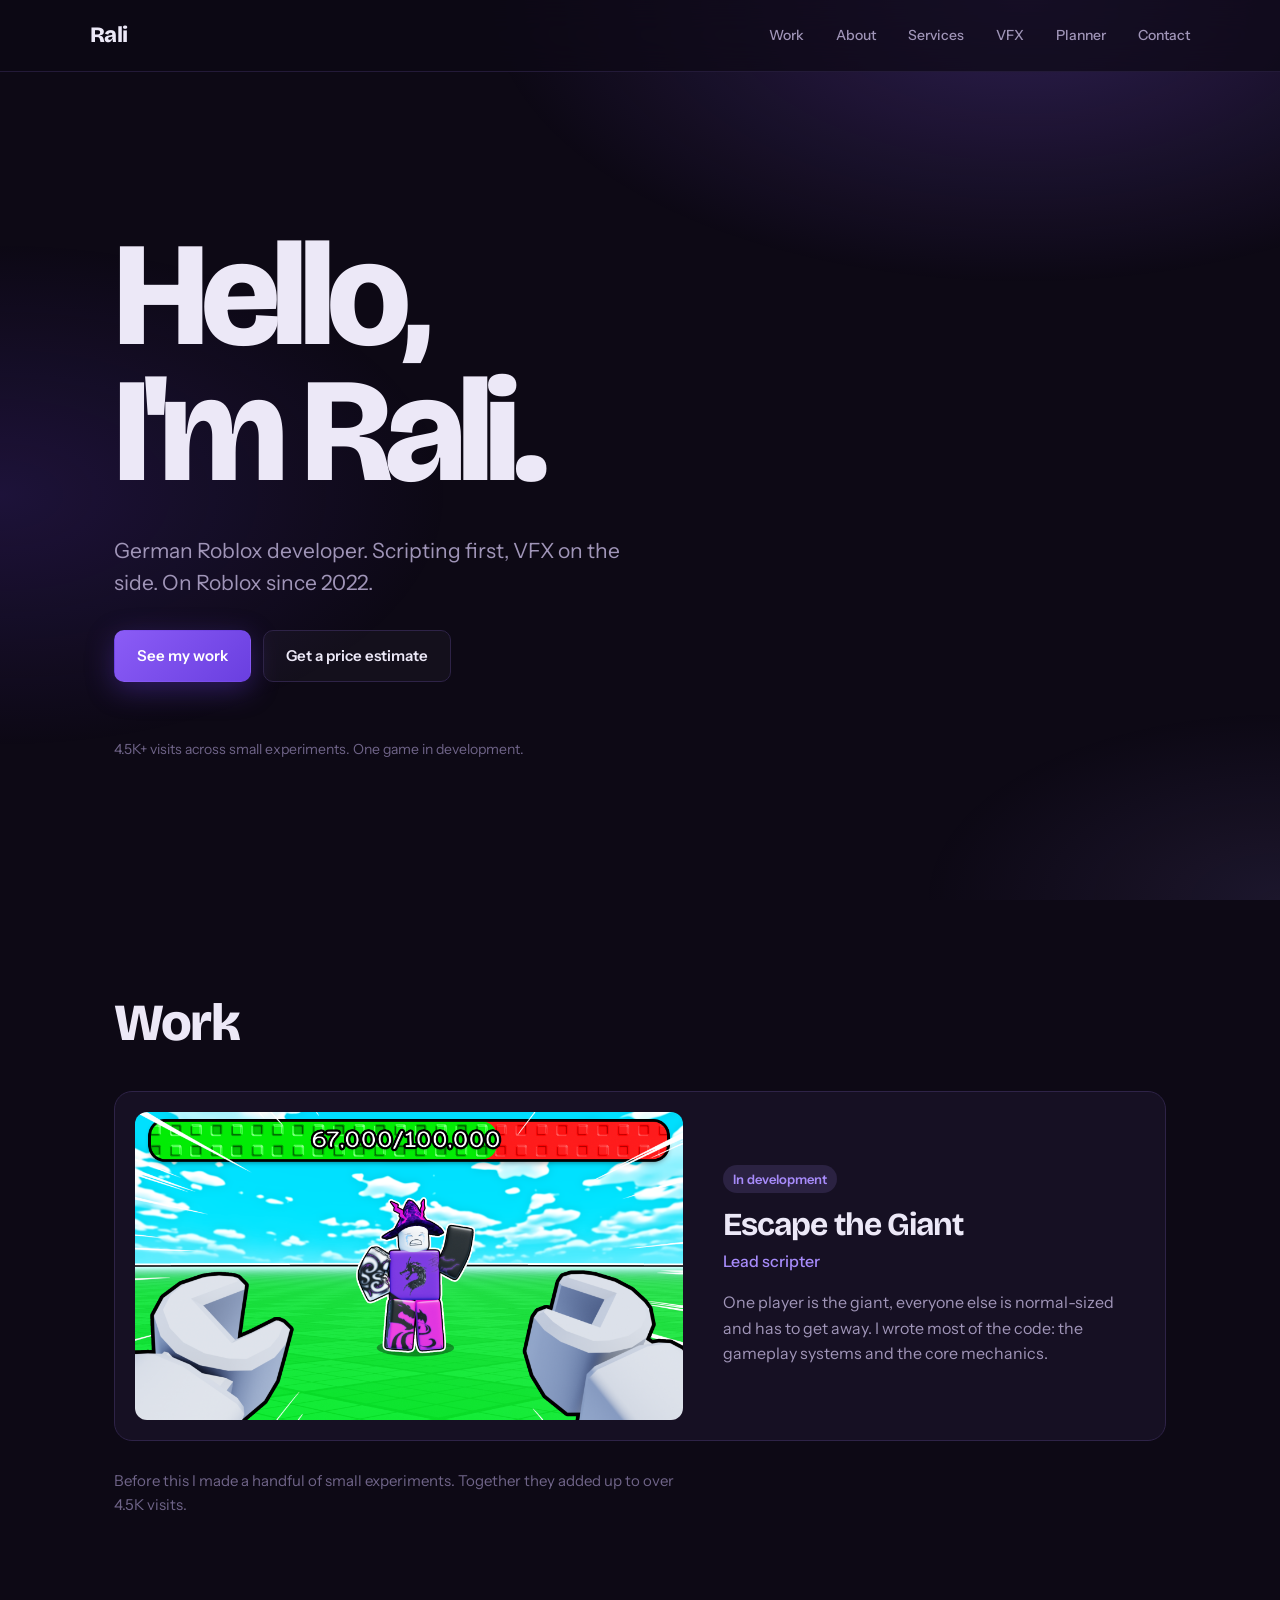
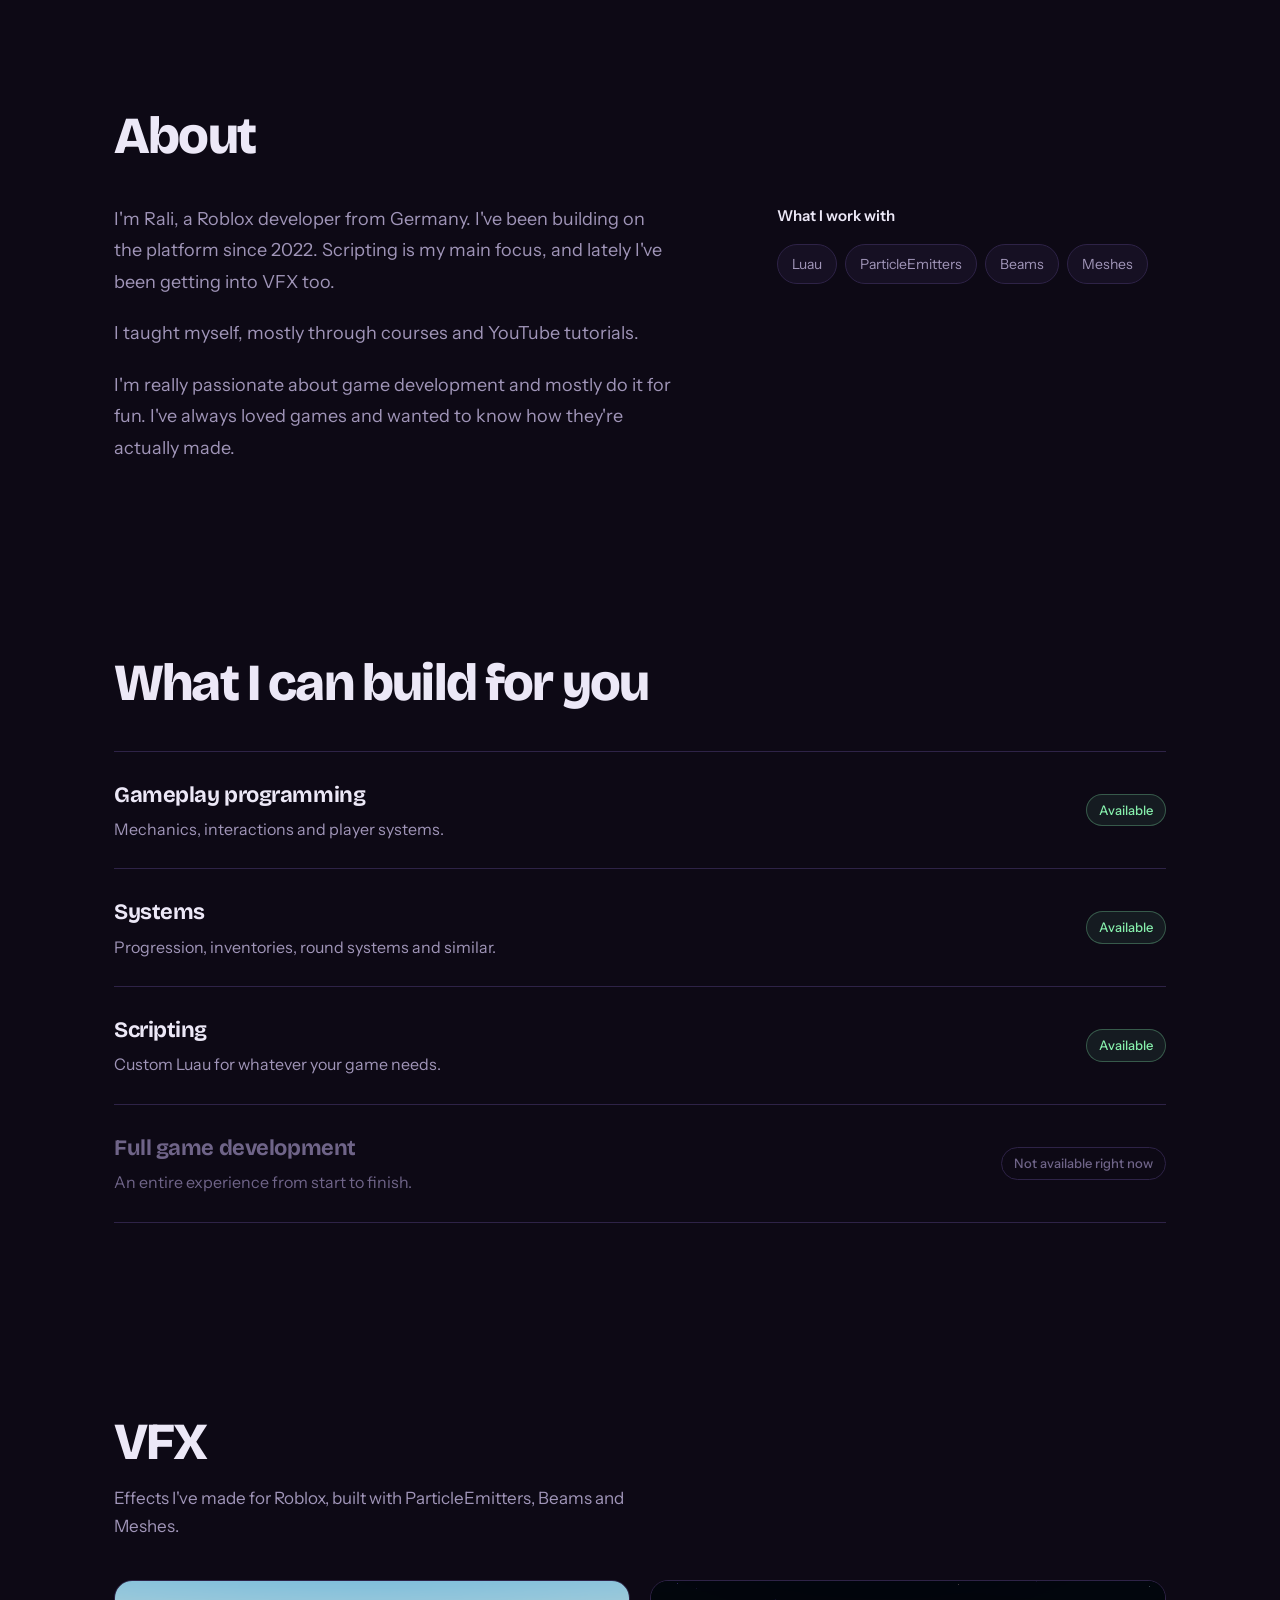
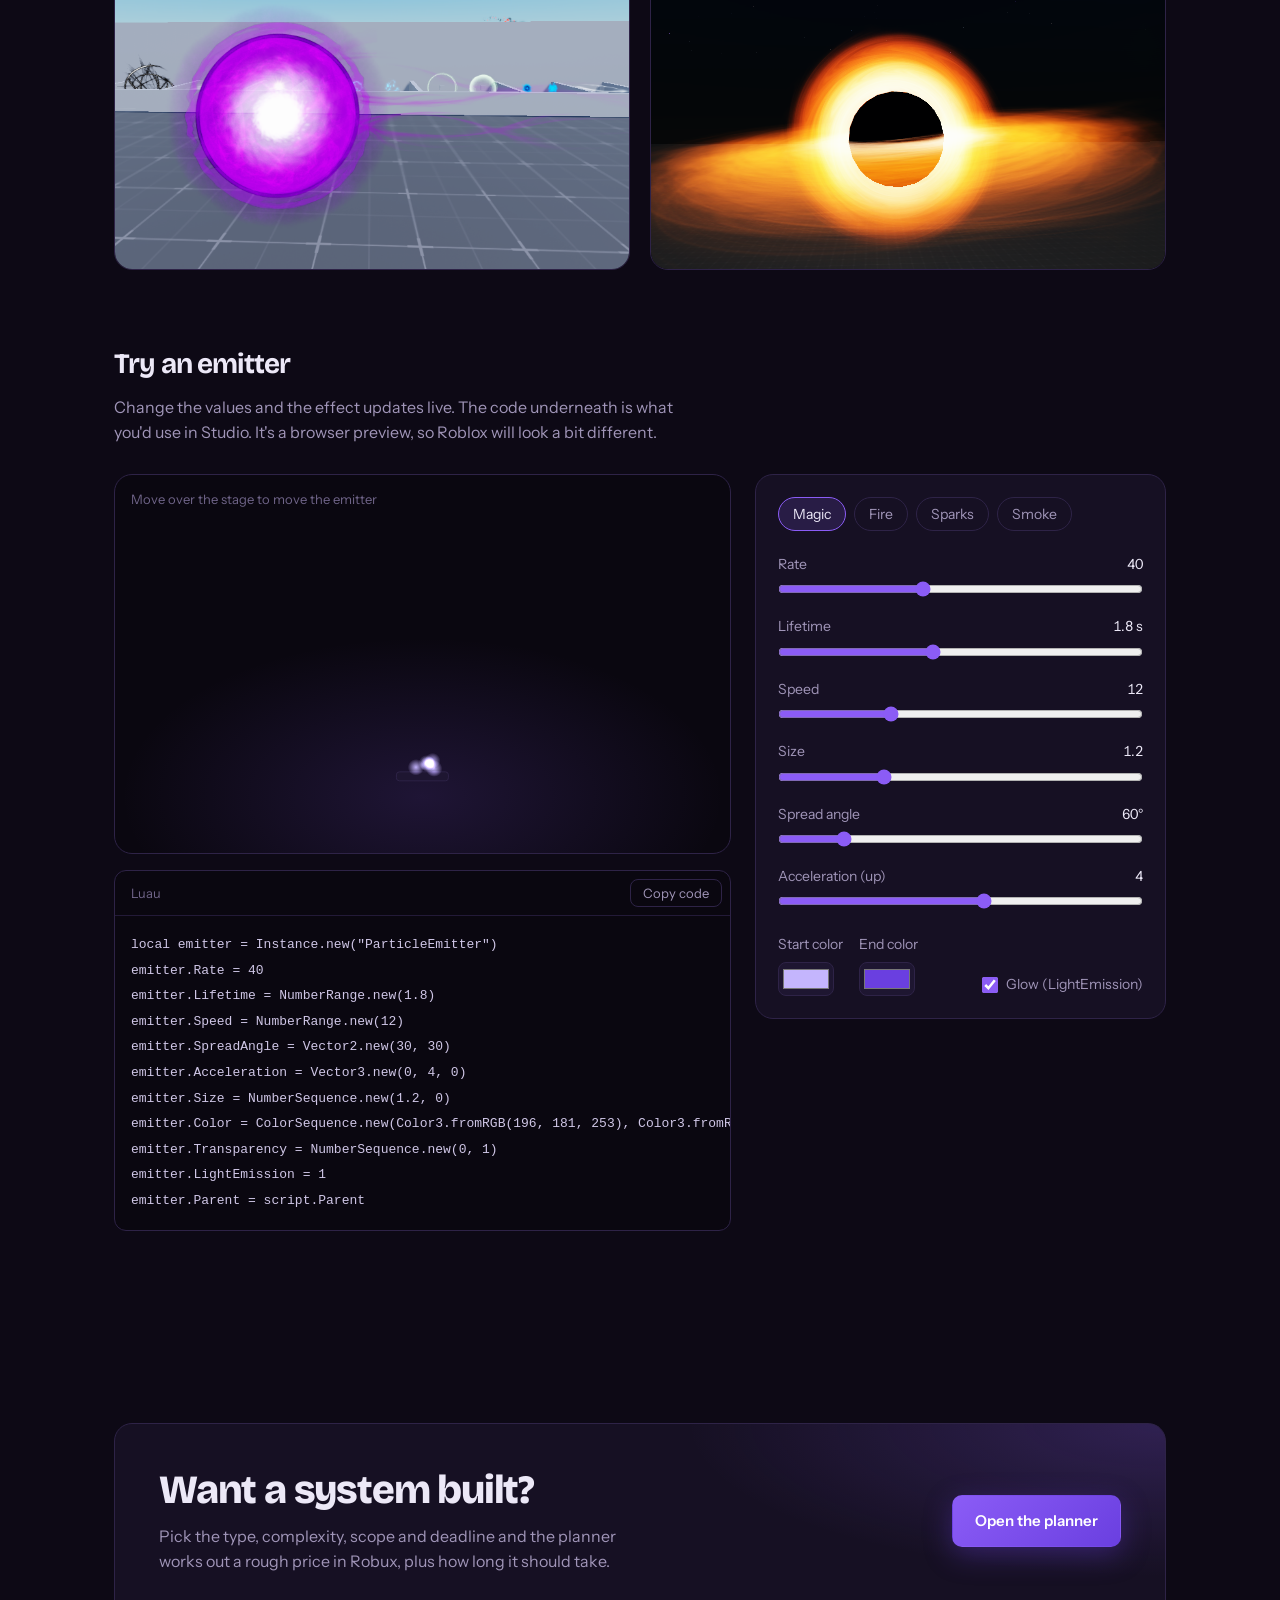
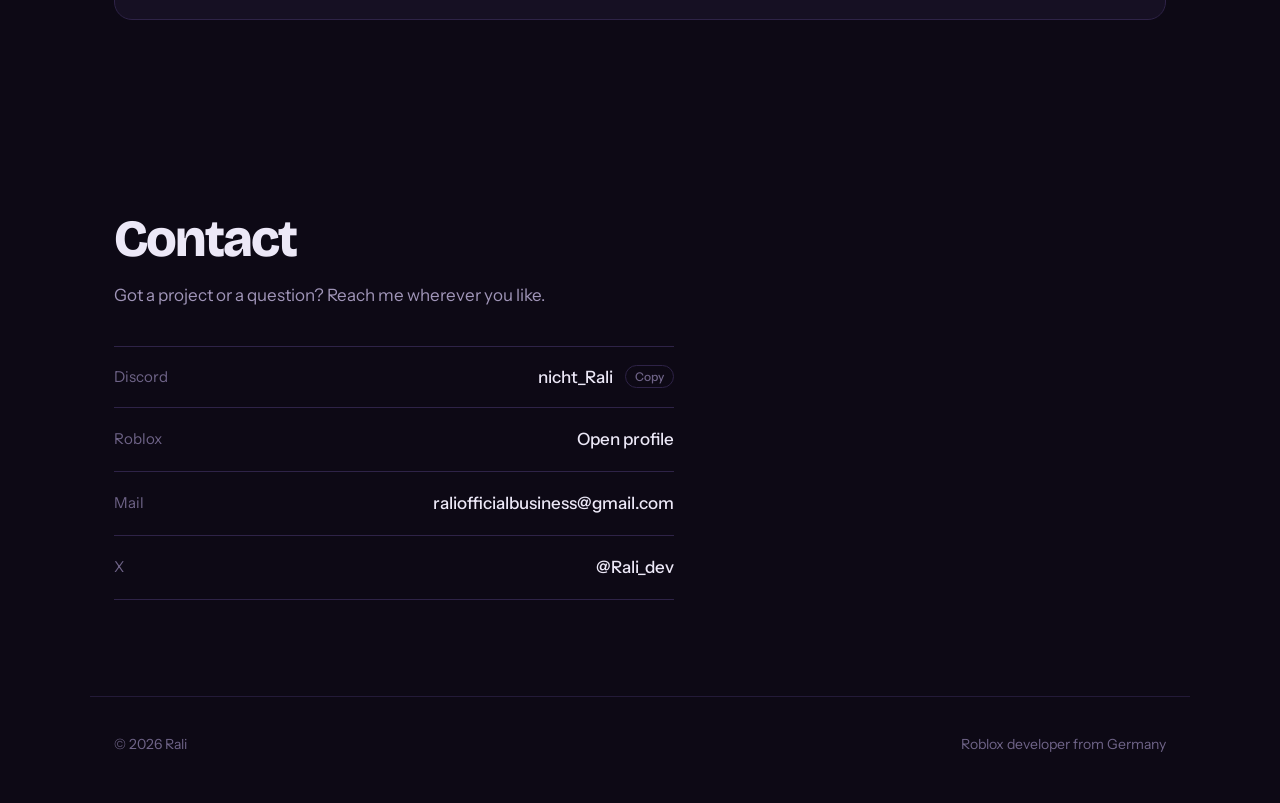
<file: index.html>
<!DOCTYPE html>
<html lang="en">
<head>
    <meta charset="UTF-8">
    <meta name="viewport" content="width=device-width, initial-scale=1.0">
    <title>Rali | Roblox Developer</title>
    <meta name="description" content="Rali, a German Roblox developer. Scripting, gameplay systems and VFX.">

    <link rel="preconnect" href="https://fonts.googleapis.com">
    <link rel="preconnect" href="https://fonts.gstatic.com" crossorigin>
    <link href="https://fonts.googleapis.com/css2?family=Bricolage+Grotesque:opsz,wght@12..96,500;12..96,700;12..96,800&family=Instrument+Sans:wght@400;500;600&display=swap" rel="stylesheet">
    <link rel="stylesheet" href="style.css">
</head>
<body>

    <header class="navbar">
        <a href="index.html" class="logo">Rali</a>

        <nav class="nav-links" aria-label="Main">
            <a href="#work">Work</a>
            <a href="#about">About</a>
            <a href="#services">Services</a>
            <a href="#vfx">VFX</a>
            <a href="planner.html">Planner</a>
            <a href="#contact">Contact</a>
        </nav>

        <button class="menu-button" id="menuButton" aria-expanded="false" aria-controls="mobileMenu" aria-label="Open menu">
            <span></span><span></span>
        </button>
    </header>

    <nav class="mobile-menu" id="mobileMenu" aria-label="Mobile">
        <a href="#work">Work</a>
        <a href="#about">About</a>
        <a href="#services">Services</a>
        <a href="#vfx">VFX</a>
        <a href="planner.html">Planner</a>
        <a href="#contact">Contact</a>
    </nav>

    <main>

        <!-- HERO -->
        <section class="hero" id="home">
            <h1 class="hero-title">
                <span class="hero-line"><span id="greeting">Hello</span>,</span>
                <span class="hero-line">I'm Rali.</span>
            </h1>

            <p class="hero-description">
                German Roblox developer. Scripting first, VFX on the side.
                On Roblox since 2022.
            </p>

            <div class="hero-buttons">
                <a href="#work" class="button primary">See my work</a>
                <a href="planner.html" class="button secondary">Get a price estimate</a>
            </div>

            <p class="hero-facts">
                4.5K+ visits across small experiments. One game in development.
            </p>
        </section>

        <!-- WORK -->
        <section class="section" id="work">
            <h2 class="section-title">Work</h2>

            <article class="project">
                <div class="project-image">
                    <img src="images/project.png" alt="Thumbnail of Escape the Giant" loading="lazy">
                </div>

                <div class="project-info">
                    <p class="project-status">In development</p>
                    <h3>Escape the Giant</h3>
                    <p class="project-role">Lead scripter</p>
                    <p>
                        One player is the giant, everyone else is normal-sized and has to get away.
                        I wrote most of the code: the gameplay systems and the core mechanics.
                    </p>
                </div>
            </article>

            <p class="note">
                Before this I made a handful of small experiments. Together they added up to over 4.5K visits.
            </p>
        </section>

        <!-- ABOUT -->
        <section class="section" id="about">
            <h2 class="section-title">About</h2>

            <div class="about-grid">
                <div class="about-text">
                    <p>
                        I'm Rali, a Roblox developer from Germany. I've been building on the platform
                        since 2022. Scripting is my main focus, and lately I've been getting into VFX too.
                    </p>
                    <p>
                        I taught myself, mostly through courses and YouTube tutorials.
                    </p>
                    <p>
                        I'm really passionate about game development and mostly do it for fun.
                        I've always loved games and wanted to know how they're actually made.
                    </p>
                </div>

                <div class="about-side">
                    <h3>What I work with</h3>
                    <ul class="tags">
                        <li>Luau</li>
                        <li>ParticleEmitters</li>
                        <li>Beams</li>
                        <li>Meshes</li>
                    </ul>
                </div>
            </div>
        </section>

        <!-- SERVICES -->
        <section class="section" id="services">
            <h2 class="section-title">What I can build for you</h2>

            <ul class="service-list">
                <li>
                    <div>
                        <h3>Gameplay programming</h3>
                        <p>Mechanics, interactions and player systems.</p>
                    </div>
                    <span class="badge open">Available</span>
                </li>
                <li>
                    <div>
                        <h3>Systems</h3>
                        <p>Progression, inventories, round systems and similar.</p>
                    </div>
                    <span class="badge open">Available</span>
                </li>
                <li>
                    <div>
                        <h3>Scripting</h3>
                        <p>Custom Luau for whatever your game needs.</p>
                    </div>
                    <span class="badge open">Available</span>
                </li>
                <li class="closed">
                    <div>
                        <h3>Full game development</h3>
                        <p>An entire experience from start to finish.</p>
                    </div>
                    <span class="badge">Not available right now</span>
                </li>
            </ul>
        </section>

        <!-- VFX -->
        <section class="section" id="vfx">
            <h2 class="section-title">VFX</h2>
            <p class="section-text">
                Effects I've made for Roblox, built with ParticleEmitters, Beams and Meshes.
            </p>

            <div class="vfx-grid">
                <figure class="vfx-item">
                    <img src="images/vfx1.png" alt="Roblox VFX 1" loading="lazy">
                </figure>
                <figure class="vfx-item">
                    <img src="images/vfx2.png" alt="Roblox VFX 2" loading="lazy">
                </figure>
            </div>

            <!-- VFX PLAYGROUND -->
            <div class="playground" id="playground">
                <div class="pg-head">
                    <h3>Try an emitter</h3>
                    <p>
                        Change the values and the effect updates live. The code underneath is what you'd
                        use in Studio. It's a browser preview, so Roblox will look a bit different.
                    </p>
                </div>

                <div class="pg-body">
                    <div class="pg-left">
                        <div class="pg-stage">
                            <canvas id="pgCanvas" role="img" aria-label="Live preview of a particle emitter"></canvas>
                            <p class="pg-hint">Move over the stage to move the emitter</p>
                        </div>

                        <div class="pg-code">
                            <div class="pg-code-bar">
                                <span>Luau</span>
                                <button type="button" class="pg-copy" id="pgCopy">Copy code</button>
                            </div>
                            <pre><code id="pgCode"></code></pre>
                        </div>
                    </div>

                    <div class="pg-controls">
                        <div class="pg-presets" role="group" aria-label="Presets">
                            <button type="button" data-preset="magic" aria-pressed="true">Magic</button>
                            <button type="button" data-preset="fire" aria-pressed="false">Fire</button>
                            <button type="button" data-preset="sparks" aria-pressed="false">Sparks</button>
                            <button type="button" data-preset="smoke" aria-pressed="false">Smoke</button>
                        </div>

                        <label class="pg-row">
                            <span>Rate</span><output></output>
                            <input type="range" data-pg="rate" min="1" max="100" step="1">
                        </label>
                        <label class="pg-row">
                            <span>Lifetime</span><output></output>
                            <input type="range" data-pg="lifetime" min="0.2" max="4" step="0.1">
                        </label>
                        <label class="pg-row">
                            <span>Speed</span><output></output>
                            <input type="range" data-pg="speed" min="0" max="40" step="1">
                        </label>
                        <label class="pg-row">
                            <span>Size</span><output></output>
                            <input type="range" data-pg="size" min="0.1" max="4" step="0.1">
                        </label>
                        <label class="pg-row">
                            <span>Spread angle</span><output></output>
                            <input type="range" data-pg="spread" min="0" max="360" step="5">
                        </label>
                        <label class="pg-row">
                            <span>Acceleration (up)</span><output></output>
                            <input type="range" data-pg="accel" min="-30" max="30" step="1">
                        </label>

                        <div class="pg-colors">
                            <label>
                                <span>Start color</span>
                                <input type="color" data-pg="color1">
                            </label>
                            <label>
                                <span>End color</span>
                                <input type="color" data-pg="color2">
                            </label>
                            <label class="pg-check">
                                <input type="checkbox" data-pg="glow">
                                <span>Glow (LightEmission)</span>
                            </label>
                        </div>
                    </div>
                </div>
            </div>
        </section>

        <!-- PLANNER TEASER -->
        <section class="section" id="planner-teaser">
            <div class="teaser">
                <div>
                    <h2>Want a system built?</h2>
                    <p>
                        Pick the type, complexity, scope and deadline and the planner works out a rough
                        price in Robux, plus how long it should take.
                    </p>
                </div>
                <a href="planner.html" class="button primary">Open the planner</a>
            </div>
        </section>

        <!-- CONTACT -->
        <section class="section" id="contact">
            <h2 class="section-title">Contact</h2>
            <p class="section-text">Got a project or a question? Reach me wherever you like.</p>

            <ul class="contact-list">
                <li>
                    <span>Discord</span>
                    <button class="copy-button" data-copy="nicht_Rali">
                        <span class="copy-label">nicht_Rali</span>
                        <span class="copy-hint">Copy</span>
                    </button>
                </li>
                <li>
                    <span>Roblox</span>
                    <a href="https://www.roblox.com/users/3404609836/profile" target="_blank" rel="noopener">Open profile</a>
                </li>
                <li>
                    <span>Mail</span>
                    <a href="mailto:ralioffcialbusiness@gmail.com">raliofficialbusiness@gmail.com</a>
                </li>
                <li>
                    <span>X</span>
                    <a href="https://x.com/Rali_dev" target="_blank" rel="noopener">@Rali_dev</a>
                </li>
            </ul>
        </section>

    </main>

    <footer>
        <span>© 2026 Rali</span>
        <span>Roblox developer from Germany</span>
    </footer>

    <script src="script.js"></script>
</body>
</html>
</file>
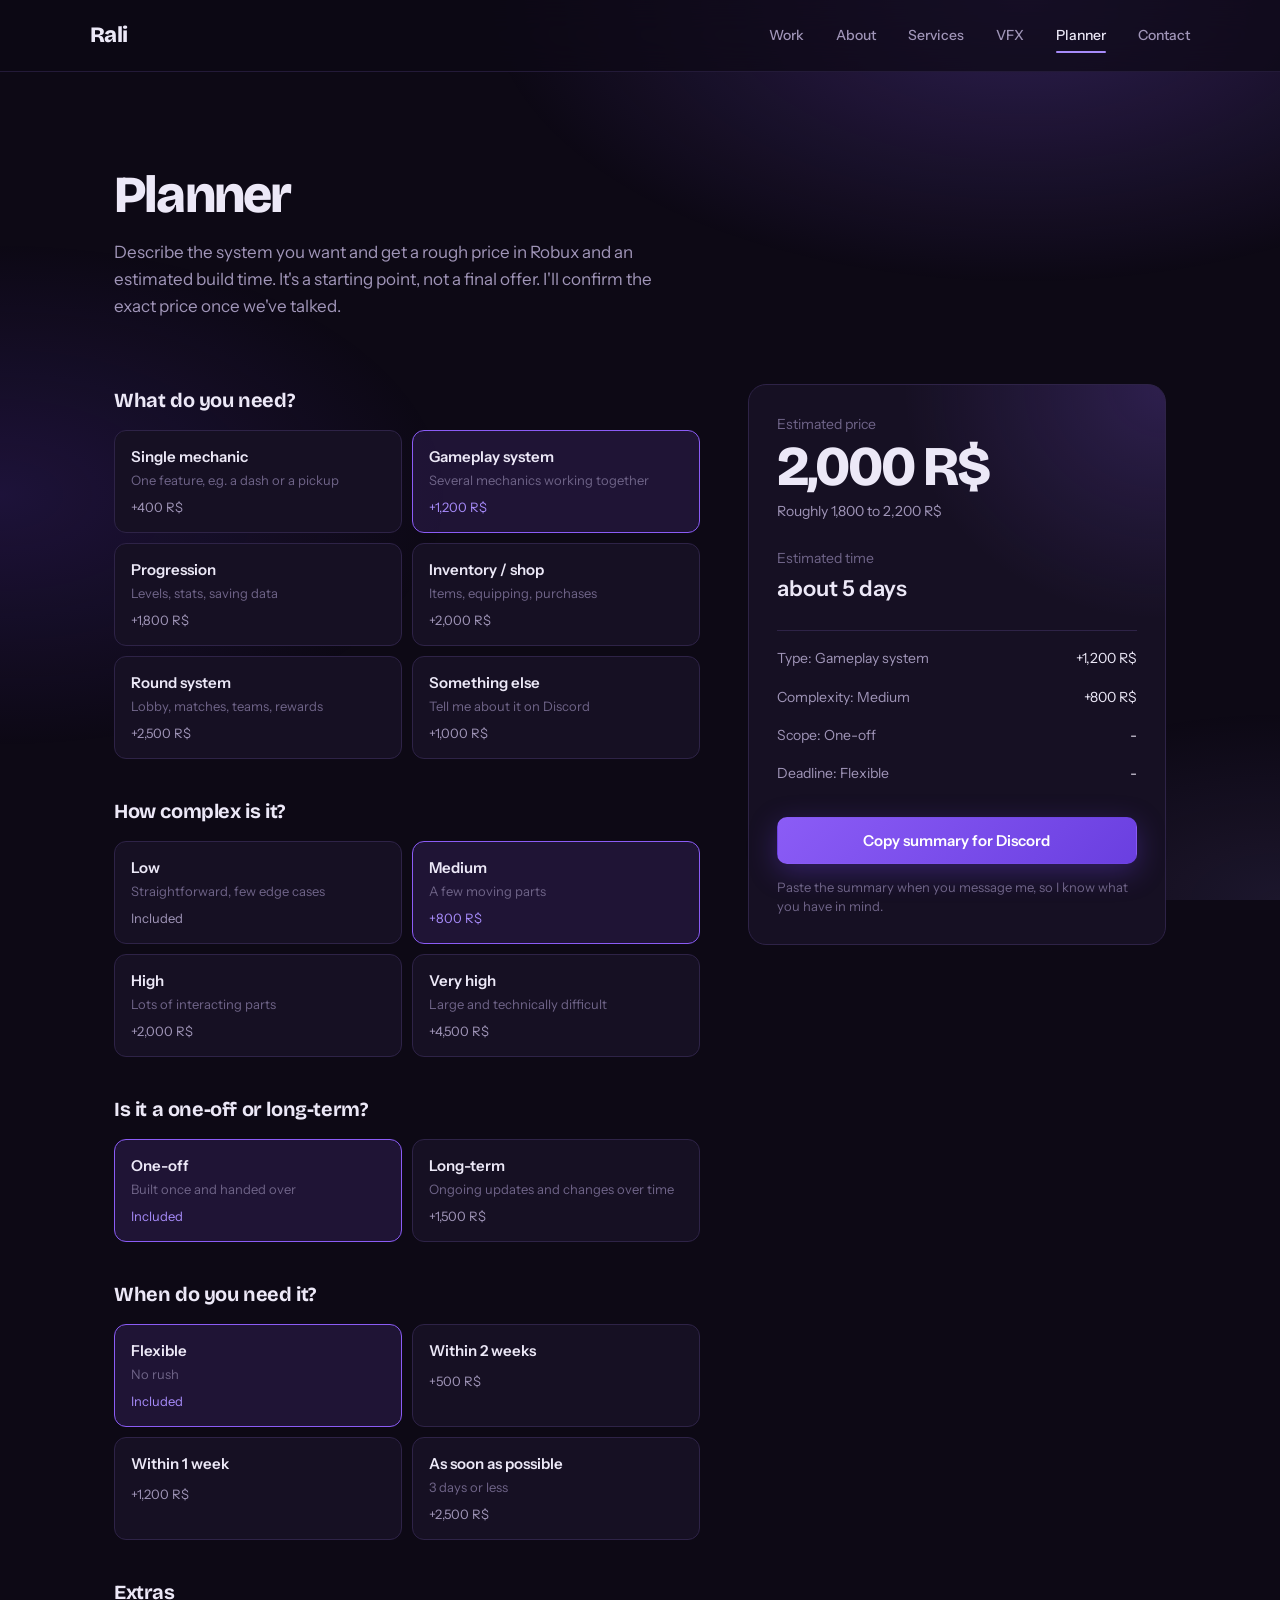
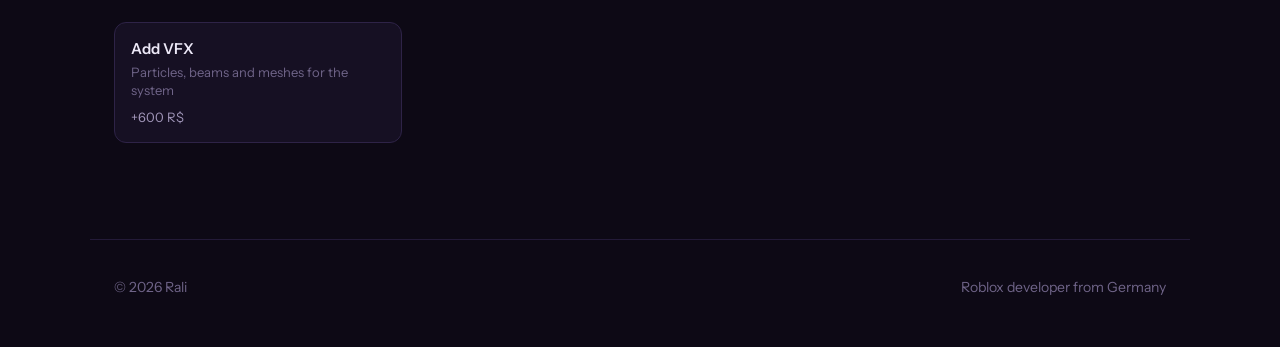
<file: planner.html>
<!DOCTYPE html>
<html lang="en">
<head>
    <meta charset="UTF-8">
    <meta name="viewport" content="width=device-width, initial-scale=1.0">
    <title>Planner | Rali</title>
    <meta name="description" content="Get a rough price estimate in Robux for a Roblox system.">

    <link rel="preconnect" href="https://fonts.googleapis.com">
    <link rel="preconnect" href="https://fonts.gstatic.com" crossorigin>
    <link href="https://fonts.googleapis.com/css2?family=Bricolage+Grotesque:opsz,wght@12..96,500;12..96,700;12..96,800&family=Instrument+Sans:wght@400;500;600&display=swap" rel="stylesheet">
    <link rel="stylesheet" href="style.css">
</head>
<body class="page-planner">

    <header class="navbar">
        <a href="index.html" class="logo">Rali</a>

        <nav class="nav-links" aria-label="Main">
            <a href="index.html#work">Work</a>
            <a href="index.html#about">About</a>
            <a href="index.html#services">Services</a>
            <a href="index.html#vfx">VFX</a>
            <a href="planner.html" class="active" aria-current="page">Planner</a>
            <a href="index.html#contact">Contact</a>
        </nav>

        <button class="menu-button" id="menuButton" aria-expanded="false" aria-controls="mobileMenu" aria-label="Open menu">
            <span></span><span></span>
        </button>
    </header>

    <nav class="mobile-menu" id="mobileMenu" aria-label="Mobile">
        <a href="index.html#work">Work</a>
        <a href="index.html#about">About</a>
        <a href="index.html#services">Services</a>
        <a href="index.html#vfx">VFX</a>
        <a href="planner.html">Planner</a>
        <a href="index.html#contact">Contact</a>
    </nav>

    <main>
        <section class="section planner-intro">
            <h1 class="page-title">Planner</h1>
            <p class="section-text">
                Describe the system you want and get a rough price in Robux and an estimated build time.
                It's a starting point, not a final offer. I'll confirm the exact price once we've talked.
            </p>
        </section>

        <section class="planner">

            <form class="planner-form" id="plannerForm" novalidate>

                <fieldset>
                    <legend>What do you need?</legend>
                    <div class="options" data-group="type"></div>
                </fieldset>

                <fieldset>
                    <legend>How complex is it?</legend>
                    <div class="options" data-group="complexity"></div>
                </fieldset>

                <fieldset>
                    <legend>Is it a one-off or long-term?</legend>
                    <div class="options" data-group="scope"></div>
                </fieldset>

                <fieldset>
                    <legend>When do you need it?</legend>
                    <div class="options" data-group="deadline"></div>
                </fieldset>

                <fieldset>
                    <legend>Extras</legend>
                    <div class="options" data-group="extras"></div>
                </fieldset>

            </form>

            <aside class="planner-result" aria-live="polite">
                <p class="result-label">Estimated price</p>
                <p class="result-price" id="resultPrice">-</p>
                <p class="result-range" id="resultRange"></p>

                <p class="result-label">Estimated time</p>
                <p class="result-time" id="resultTime">-</p>
                <p class="result-warning" id="resultWarning" hidden></p>

                <ul class="breakdown" id="breakdown"></ul>

                <button class="button primary full" id="copySummary" type="button">Copy summary for Discord</button>
                <p class="result-note">
                    Paste the summary when you message me, so I know what you have in mind.
                </p>
            </aside>

        </section>
    </main>

    <footer>
        <span>© 2026 Rali</span>
        <span>Roblox developer from Germany</span>
    </footer>

    <script src="script.js"></script>
</body>
</html>
</file>
<file: style.css>
/* =========================================================
   RALI PORTFOLIO
   Colors live in :root, change them there.
   ========================================================= */

:root {
    --bg: #0d0915;
    --surface: #161023;
    --surface-2: #1e1631;
    --line: #2e2347;
    --line-soft: #231a38;

    --text: #ece8f7;
    --muted: #a095b8;
    --faint: #6f6488;

    --accent: #a78bfa;
    --accent-strong: #8b5cf6;
    --accent-deep: #6a3fe0;

    --ok: #86efac;
    --warn: #fbbf77;

    --radius: 12px;
    --radius-lg: 18px;

    --font-display: "Bricolage Grotesque", "Segoe UI", system-ui, sans-serif;
    --font-body: "Instrument Sans", -apple-system, BlinkMacSystemFont, "Segoe UI", sans-serif;
}

* {
    box-sizing: border-box;
    margin: 0;
    padding: 0;
}

html {
    scroll-behavior: smooth;
    scroll-padding-top: 88px;
}

body {
    min-height: 100vh;
    background: var(--bg);
    color: var(--text);
    font-family: var(--font-body);
    font-size: 16px;
    line-height: 1.6;
    overflow-x: hidden;
    -webkit-font-smoothing: antialiased;
}

/* soft purple light behind everything */
body::before {
    content: "";
    position: fixed;
    inset: 0;
    z-index: -1;
    background:
        radial-gradient(60% 45% at 80% 0%, rgba(139, 92, 246, 0.26), transparent 70%),
        radial-gradient(50% 40% at 0% 55%, rgba(106, 63, 224, 0.18), transparent 70%),
        radial-gradient(40% 30% at 100% 100%, rgba(167, 139, 250, 0.10), transparent 70%);
    pointer-events: none;
}

::selection {
    background: var(--accent-strong);
    color: #fff;
}

img {
    display: block;
    max-width: 100%;
}

a {
    color: inherit;
}

a,
button {
    -webkit-tap-highlight-color: transparent;
}

:focus-visible {
    outline: 2px solid var(--accent);
    outline-offset: 3px;
    border-radius: 6px;
}

ul {
    list-style: none;
}

/* =========================================================
   NAVBAR
   ========================================================= */

.navbar {
    position: sticky;
    top: 0;
    z-index: 100;
    height: 72px;
    padding: 0 max(24px, calc((100vw - 1100px) / 2));
    display: flex;
    align-items: center;
    justify-content: space-between;
    background: rgba(13, 9, 21, 0.72);
    backdrop-filter: blur(16px);
    -webkit-backdrop-filter: blur(16px);
    border-bottom: 1px solid var(--line-soft);
}

.logo {
    font-family: var(--font-display);
    font-size: 22px;
    font-weight: 800;
    letter-spacing: -0.03em;
    text-decoration: none;
}

.nav-links {
    display: flex;
    align-items: center;
    gap: 32px;
}

.nav-links a {
    position: relative;
    padding: 6px 0;
    color: var(--muted);
    font-size: 14px;
    font-weight: 500;
    text-decoration: none;
    transition: color 0.2s ease;
}

.nav-links a::after {
    content: "";
    position: absolute;
    left: 0;
    right: 0;
    bottom: 0;
    height: 2px;
    border-radius: 2px;
    background: var(--accent);
    transform: scaleX(0);
    transform-origin: left;
    transition: transform 0.25s ease;
}

.nav-links a:hover,
.nav-links a.active {
    color: var(--text);
}

.nav-links a:hover::after,
.nav-links a.active::after {
    transform: scaleX(1);
}

.menu-button {
    display: none;
    width: 40px;
    height: 40px;
    border: 1px solid var(--line);
    border-radius: 10px;
    background: var(--surface);
    cursor: pointer;
    position: relative;
}

.menu-button span {
    position: absolute;
    left: 11px;
    right: 11px;
    height: 2px;
    border-radius: 2px;
    background: var(--text);
    transition: transform 0.25s ease, top 0.25s ease;
}

.menu-button span:nth-child(1) { top: 15px; }
.menu-button span:nth-child(2) { top: 22px; }

.menu-button[aria-expanded="true"] span:nth-child(1) {
    top: 18px;
    transform: rotate(45deg);
}

.menu-button[aria-expanded="true"] span:nth-child(2) {
    top: 18px;
    transform: rotate(-45deg);
}

.mobile-menu {
    display: none;
    position: fixed;
    top: 72px;
    left: 0;
    right: 0;
    z-index: 99;
    flex-direction: column;
    gap: 4px;
    padding: 16px 24px 24px;
    background: rgba(13, 9, 21, 0.97);
    backdrop-filter: blur(18px);
    -webkit-backdrop-filter: blur(18px);
    border-bottom: 1px solid var(--line);
}

.mobile-menu.open {
    display: flex;
}

.mobile-menu a {
    padding: 12px 0;
    color: var(--muted);
    font-size: 18px;
    text-decoration: none;
    border-bottom: 1px solid var(--line-soft);
}

.mobile-menu a:hover {
    color: var(--text);
}

/* =========================================================
   LAYOUT
   ========================================================= */

main {
    display: block;
}

.section,
.planner {
    max-width: 1100px;
    margin: 0 auto;
    padding: 96px 24px;
}

.section-title,
.page-title {
    font-family: var(--font-display);
    font-size: clamp(34px, 5vw, 52px);
    font-weight: 800;
    line-height: 1.05;
    letter-spacing: -0.035em;
}

.section-text {
    max-width: 560px;
    margin-top: 16px;
    color: var(--muted);
    font-size: 17px;
}

/* =========================================================
   HERO
   ========================================================= */

.hero {
    max-width: 1100px;
    margin: 0 auto;
    min-height: calc(100vh - 72px);
    padding: 80px 24px 64px;
    display: flex;
    flex-direction: column;
    justify-content: center;
}

.hero-title {
    font-family: var(--font-display);
    font-size: clamp(64px, 12vw, 148px);
    font-weight: 800;
    line-height: 0.92;
    letter-spacing: -0.05em;
}

.hero-line {
    display: block;
}

/* the one page-load moment: the lines rise in */
.hero-line {
    opacity: 0;
    transform: translateY(24px);
    animation: rise 0.9s cubic-bezier(0.22, 1, 0.36, 1) forwards;
}

.hero-line:nth-child(2) { animation-delay: 0.12s; }

.hero-description,
.hero-buttons,
.hero-facts {
    opacity: 0;
    animation: fade 0.8s ease 0.45s forwards;
}

@keyframes rise {
    to {
        opacity: 1;
        transform: translateY(0);
    }
}

@keyframes fade {
    to { opacity: 1; }
}

#greeting {
    display: inline-block;
    transition: opacity 0.3s ease, transform 0.3s ease;
}

#greeting.swap-out {
    opacity: 0;
    transform: translateY(8px);
}

.hero-description {
    max-width: 520px;
    margin-top: 36px;
    color: var(--muted);
    font-size: clamp(18px, 2vw, 21px);
    line-height: 1.5;
}

.hero-buttons {
    display: flex;
    flex-wrap: wrap;
    gap: 12px;
    margin-top: 32px;
}

.hero-facts {
    margin-top: 56px;
    color: var(--faint);
    font-size: 14px;
}

/* =========================================================
   BUTTONS
   ========================================================= */

.button {
    display: inline-flex;
    align-items: center;
    justify-content: center;
    padding: 13px 22px;
    border-radius: 10px;
    border: 1px solid transparent;
    font-family: inherit;
    font-size: 15px;
    font-weight: 600;
    text-decoration: none;
    cursor: pointer;
    transition: transform 0.2s ease, box-shadow 0.25s ease, background 0.25s ease, border-color 0.25s ease;
}

.button:hover {
    transform: translateY(-2px);
}

.button.primary {
    color: #fff;
    background: linear-gradient(135deg, var(--accent-strong), var(--accent-deep));
    box-shadow: 0 8px 28px rgba(106, 63, 224, 0.35);
}

.button.primary:hover {
    box-shadow: 0 12px 36px rgba(139, 92, 246, 0.5);
}

.button.secondary {
    color: var(--text);
    background: rgba(255, 255, 255, 0.03);
    border-color: var(--line);
}

.button.secondary:hover {
    background: rgba(167, 139, 250, 0.1);
    border-color: var(--accent-strong);
}

.button.full {
    width: 100%;
}

/* =========================================================
   WORK
   ========================================================= */

.project {
    display: grid;
    grid-template-columns: minmax(0, 1.3fr) minmax(0, 1fr);
    gap: 40px;
    align-items: center;
    margin-top: 40px;
    padding: 20px;
    background: var(--surface);
    border: 1px solid var(--line);
    border-radius: var(--radius-lg);
}

.project-image {
    aspect-ratio: 16 / 9;
    border-radius: var(--radius);
    overflow: hidden;
    background: var(--surface-2);
}

.project-image img {
    width: 100%;
    height: 100%;
    object-fit: cover;
}

.project-info {
    padding: 8px 16px 8px 0;
}

.project-status {
    display: inline-block;
    margin-bottom: 14px;
    padding: 4px 10px;
    border-radius: 999px;
    background: rgba(167, 139, 250, 0.14);
    color: var(--accent);
    font-size: 13px;
    font-weight: 600;
}

.project-info h3 {
    font-family: var(--font-display);
    font-size: 32px;
    font-weight: 700;
    line-height: 1.1;
    letter-spacing: -0.03em;
}

.project-role {
    margin: 6px 0 16px;
    color: var(--accent);
    font-weight: 500;
}

.project-info p:last-child {
    color: var(--muted);
}

.note {
    max-width: 560px;
    margin-top: 28px;
    color: var(--faint);
    font-size: 15px;
}

/* =========================================================
   ABOUT
   ========================================================= */

.about-grid {
    display: grid;
    grid-template-columns: minmax(0, 1.2fr) minmax(0, 0.8fr);
    gap: 80px;
    margin-top: 40px;
}

.about-text p {
    max-width: 560px;
    color: var(--muted);
    font-size: 18px;
    line-height: 1.75;
}

.about-text p + p {
    margin-top: 20px;
}

.about-side h3 {
    margin-bottom: 16px;
    font-size: 15px;
    font-weight: 600;
    color: var(--text);
}

.tags {
    display: flex;
    flex-wrap: wrap;
    gap: 8px;
}

.tags li {
    padding: 8px 14px;
    border: 1px solid var(--line);
    border-radius: 999px;
    background: var(--surface);
    color: var(--muted);
    font-size: 14px;
}

/* =========================================================
   SERVICES
   ========================================================= */

.service-list {
    margin-top: 40px;
    border-top: 1px solid var(--line);
}

.service-list li {
    display: flex;
    align-items: center;
    justify-content: space-between;
    gap: 24px;
    padding: 26px 0;
    border-bottom: 1px solid var(--line);
}

.service-list h3 {
    font-family: var(--font-display);
    font-size: 22px;
    font-weight: 700;
    letter-spacing: -0.02em;
}

.service-list p {
    margin-top: 4px;
    color: var(--muted);
}

.service-list li.closed h3,
.service-list li.closed p {
    color: var(--faint);
}

.badge {
    flex-shrink: 0;
    padding: 5px 12px;
    border-radius: 999px;
    border: 1px solid var(--line);
    color: var(--faint);
    font-size: 13px;
    font-weight: 500;
}

.badge.open {
    border-color: rgba(134, 239, 172, 0.3);
    background: rgba(134, 239, 172, 0.08);
    color: var(--ok);
}

/* =========================================================
   VFX
   ========================================================= */

.vfx-grid {
    display: grid;
    grid-template-columns: repeat(2, minmax(0, 1fr));
    gap: 20px;
    margin-top: 40px;
}

.vfx-item {
    aspect-ratio: 16 / 9;
    border-radius: var(--radius-lg);
    overflow: hidden;
    border: 1px solid var(--line);
    background: var(--surface);
}

.vfx-item img {
    width: 100%;
    height: 100%;
    object-fit: cover;
    transition: transform 0.6s cubic-bezier(0.22, 1, 0.36, 1);
}

.vfx-item:hover img {
    transform: scale(1.04);
}

/* =========================================================
   PLANNER TEASER (home)
   ========================================================= */

.teaser {
    display: flex;
    align-items: center;
    justify-content: space-between;
    gap: 40px;
    padding: 44px;
    border-radius: var(--radius-lg);
    border: 1px solid var(--line);
    background:
        radial-gradient(70% 120% at 100% 0%, rgba(139, 92, 246, 0.22), transparent 65%),
        var(--surface);
}

.teaser h2 {
    font-family: var(--font-display);
    font-size: clamp(28px, 4vw, 40px);
    font-weight: 800;
    line-height: 1.1;
    letter-spacing: -0.03em;
}

.teaser p {
    max-width: 480px;
    margin-top: 12px;
    color: var(--muted);
}

.teaser .button {
    flex-shrink: 0;
}

/* =========================================================
   CONTACT
   ========================================================= */

.contact-list {
    max-width: 560px;
    margin-top: 36px;
    border-top: 1px solid var(--line);
}

.contact-list li {
    display: flex;
    align-items: center;
    justify-content: space-between;
    gap: 20px;
    padding: 18px 0;
    border-bottom: 1px solid var(--line);
}

.contact-list li > span {
    color: var(--faint);
    font-size: 15px;
}

.contact-list a,
.copy-button {
    color: var(--text);
    font-family: inherit;
    font-size: 17px;
    font-weight: 500;
    text-decoration: none;
    background: none;
    border: none;
    cursor: pointer;
    transition: color 0.2s ease;
}

.contact-list a:hover,
.copy-button:hover {
    color: var(--accent);
}

.copy-button {
    display: inline-flex;
    align-items: center;
    gap: 12px;
}

.copy-hint {
    padding: 3px 9px;
    border: 1px solid var(--line);
    border-radius: 999px;
    color: var(--faint);
    font-size: 12px;
}

.copy-button.copied .copy-hint {
    border-color: rgba(134, 239, 172, 0.4);
    color: var(--ok);
}

/* =========================================================
   PLANNER PAGE
   ========================================================= */

.planner-intro {
    padding-bottom: 32px;
}

.planner {
    display: grid;
    grid-template-columns: minmax(0, 1.4fr) minmax(0, 1fr);
    gap: 48px;
    align-items: start;
    padding-top: 32px;
}

.planner-form {
    display: flex;
    flex-direction: column;
    gap: 36px;
}

.planner-form fieldset {
    border: none;
    min-width: 0;
}

.planner-form legend {
    margin-bottom: 14px;
    font-family: var(--font-display);
    font-size: 20px;
    font-weight: 700;
    letter-spacing: -0.02em;
}

.options {
    display: grid;
    grid-template-columns: repeat(auto-fill, minmax(190px, 1fr));
    gap: 10px;
}

.option input {
    position: absolute;
    opacity: 0;
    pointer-events: none;
}

.option label {
    display: flex;
    flex-direction: column;
    gap: 2px;
    height: 100%;
    padding: 14px 16px;
    border: 1px solid var(--line);
    border-radius: var(--radius);
    background: var(--surface);
    cursor: pointer;
    transition: border-color 0.2s ease, background 0.2s ease;
}

.option label:hover {
    border-color: var(--faint);
}

.option-name {
    font-weight: 600;
    font-size: 15px;
}

.option-desc {
    color: var(--faint);
    font-size: 13px;
    line-height: 1.4;
}

.option-price {
    margin-top: 6px;
    color: var(--muted);
    font-size: 13px;
}

.option input:checked + label {
    border-color: var(--accent-strong);
    background: rgba(139, 92, 246, 0.14);
}

.option input:checked + label .option-price {
    color: var(--accent);
}

.option input:focus-visible + label {
    outline: 2px solid var(--accent);
    outline-offset: 2px;
}

.planner-result {
    position: sticky;
    top: 96px;
    padding: 28px;
    border: 1px solid var(--line);
    border-radius: var(--radius-lg);
    background:
        radial-gradient(90% 60% at 100% 0%, rgba(139, 92, 246, 0.2), transparent 70%),
        var(--surface);
}

.result-label {
    color: var(--faint);
    font-size: 14px;
}

.result-price {
    margin-top: 2px;
    font-family: var(--font-display);
    font-size: clamp(40px, 5vw, 56px);
    font-weight: 800;
    line-height: 1.05;
    letter-spacing: -0.04em;
}

.result-range {
    margin: 4px 0 24px;
    color: var(--muted);
    font-size: 14px;
}

.result-time {
    margin-top: 2px;
    font-size: 22px;
    font-weight: 600;
}

.result-warning {
    margin-top: 10px;
    padding: 10px 12px;
    border-radius: 8px;
    background: rgba(251, 191, 119, 0.1);
    color: var(--warn);
    font-size: 14px;
    line-height: 1.45;
}

.breakdown {
    margin: 24px 0;
    padding-top: 8px;
    border-top: 1px solid var(--line);
}

.breakdown li {
    display: flex;
    justify-content: space-between;
    gap: 12px;
    padding: 8px 0;
    color: var(--muted);
    font-size: 14px;
}

.breakdown li span:last-child {
    color: var(--text);
    white-space: nowrap;
}

.result-note {
    margin-top: 14px;
    color: var(--faint);
    font-size: 13px;
    line-height: 1.45;
}

/* =========================================================
   FOOTER
   ========================================================= */

footer {
    max-width: 1100px;
    margin: 0 auto;
    padding: 36px 24px 48px;
    display: flex;
    justify-content: space-between;
    gap: 16px;
    border-top: 1px solid var(--line-soft);
    color: var(--faint);
    font-size: 14px;
}

/* =========================================================
   RESPONSIVE
   ========================================================= */

@media (max-width: 900px) {
    .planner {
        grid-template-columns: 1fr;
    }

    .planner-result {
        position: static;
    }

    .about-grid {
        grid-template-columns: 1fr;
        gap: 40px;
    }
}

@media (max-width: 768px) {
    .nav-links {
        display: none;
    }

    .menu-button {
        display: block;
    }

    .section,
    .planner {
        padding-top: 72px;
        padding-bottom: 72px;
    }

    .project {
        grid-template-columns: 1fr;
        gap: 20px;
        padding: 14px;
    }

    .project-info {
        padding: 0 6px 8px;
    }

    .vfx-grid {
        grid-template-columns: 1fr;
    }

    .teaser {
        flex-direction: column;
        align-items: flex-start;
        padding: 28px;
    }

    .service-list li {
        flex-direction: column;
        align-items: flex-start;
        gap: 12px;
    }

    footer {
        flex-direction: column;
    }
}

@media (prefers-reduced-motion: reduce) {
    html {
        scroll-behavior: auto;
    }

    *,
    *::before,
    *::after {
        animation-duration: 0.01ms !important;
        animation-delay: 0ms !important;
        transition-duration: 0.01ms !important;
    }
}

/* =========================================================
   VFX PLAYGROUND
   ========================================================= */

.playground {
    margin-top: 72px;
}

.pg-head h3 {
    font-family: var(--font-display);
    font-size: 28px;
    font-weight: 700;
    letter-spacing: -0.03em;
}

.pg-head p {
    max-width: 560px;
    margin-top: 8px;
    color: var(--muted);
}

.pg-body {
    display: grid;
    grid-template-columns: minmax(0, 1.5fr) minmax(0, 1fr);
    gap: 24px;
    margin-top: 28px;
    align-items: start;
}

.pg-stage {
    position: relative;
    height: 380px;
    border: 1px solid var(--line);
    border-radius: var(--radius-lg);
    overflow: hidden;
    background:
        radial-gradient(70% 60% at 50% 85%, rgba(139, 92, 246, 0.16), transparent 70%),
        #0a0710;
}

.pg-stage canvas {
    display: block;
    width: 100%;
    height: 100%;
    touch-action: pan-y;
}

.pg-hint {
    position: absolute;
    left: 16px;
    top: 14px;
    color: var(--faint);
    font-size: 13px;
    pointer-events: none;
}

.pg-code {
    margin-top: 16px;
    border: 1px solid var(--line);
    border-radius: var(--radius);
    background: #0a0710;
    overflow: hidden;
}

.pg-code-bar {
    display: flex;
    align-items: center;
    justify-content: space-between;
    padding: 8px 8px 8px 16px;
    border-bottom: 1px solid var(--line-soft);
    color: var(--faint);
    font-size: 13px;
}

.pg-copy {
    padding: 5px 12px;
    border: 1px solid var(--line);
    border-radius: 8px;
    background: transparent;
    color: var(--muted);
    font-family: inherit;
    font-size: 13px;
    cursor: pointer;
    transition: color 0.2s ease, border-color 0.2s ease;
}

.pg-copy:hover {
    color: var(--text);
    border-color: var(--accent-strong);
}

.pg-code pre {
    padding: 16px;
    overflow-x: auto;
}

.pg-code code {
    color: #cfc6e6;
    font-family: ui-monospace, "Cascadia Code", "SF Mono", Consolas, monospace;
    font-size: 13px;
    line-height: 1.65;
    white-space: pre;
}

.pg-controls {
    padding: 22px;
    border: 1px solid var(--line);
    border-radius: var(--radius-lg);
    background: var(--surface);
}

.pg-presets {
    display: flex;
    flex-wrap: wrap;
    gap: 8px;
    margin-bottom: 22px;
}

.pg-presets button {
    padding: 7px 14px;
    border: 1px solid var(--line);
    border-radius: 999px;
    background: transparent;
    color: var(--muted);
    font-family: inherit;
    font-size: 14px;
    cursor: pointer;
    transition: color 0.2s ease, border-color 0.2s ease, background 0.2s ease;
}

.pg-presets button:hover {
    color: var(--text);
    border-color: var(--faint);
}

.pg-presets button[aria-pressed="true"] {
    color: var(--text);
    border-color: var(--accent-strong);
    background: rgba(139, 92, 246, 0.16);
}

.pg-row {
    display: grid;
    grid-template-columns: 1fr auto;
    row-gap: 6px;
    margin-bottom: 18px;
    font-size: 14px;
    color: var(--muted);
}

.pg-row output {
    color: var(--text);
    font-variant-numeric: tabular-nums;
}

.pg-row input[type="range"] {
    grid-column: 1 / -1;
    width: 100%;
    accent-color: var(--accent-strong);
    cursor: pointer;
}

.pg-colors {
    display: flex;
    flex-wrap: wrap;
    align-items: flex-end;
    gap: 16px;
    padding-top: 6px;
}

.pg-colors label {
    display: flex;
    flex-direction: column;
    gap: 6px;
    color: var(--muted);
    font-size: 14px;
}

.pg-colors input[type="color"] {
    width: 56px;
    height: 34px;
    padding: 2px;
    border: 1px solid var(--line);
    border-radius: 8px;
    background: var(--surface-2);
    cursor: pointer;
}

.pg-check {
    flex-direction: row !important;
    align-items: center;
    gap: 8px !important;
    margin-left: auto;
    cursor: pointer;
}

.pg-check input {
    accent-color: var(--accent-strong);
    width: 16px;
    height: 16px;
}

@media (max-width: 900px) {
    .pg-body {
        grid-template-columns: 1fr;
    }

    .pg-stage {
        height: 320px;
    }
}
</file>
